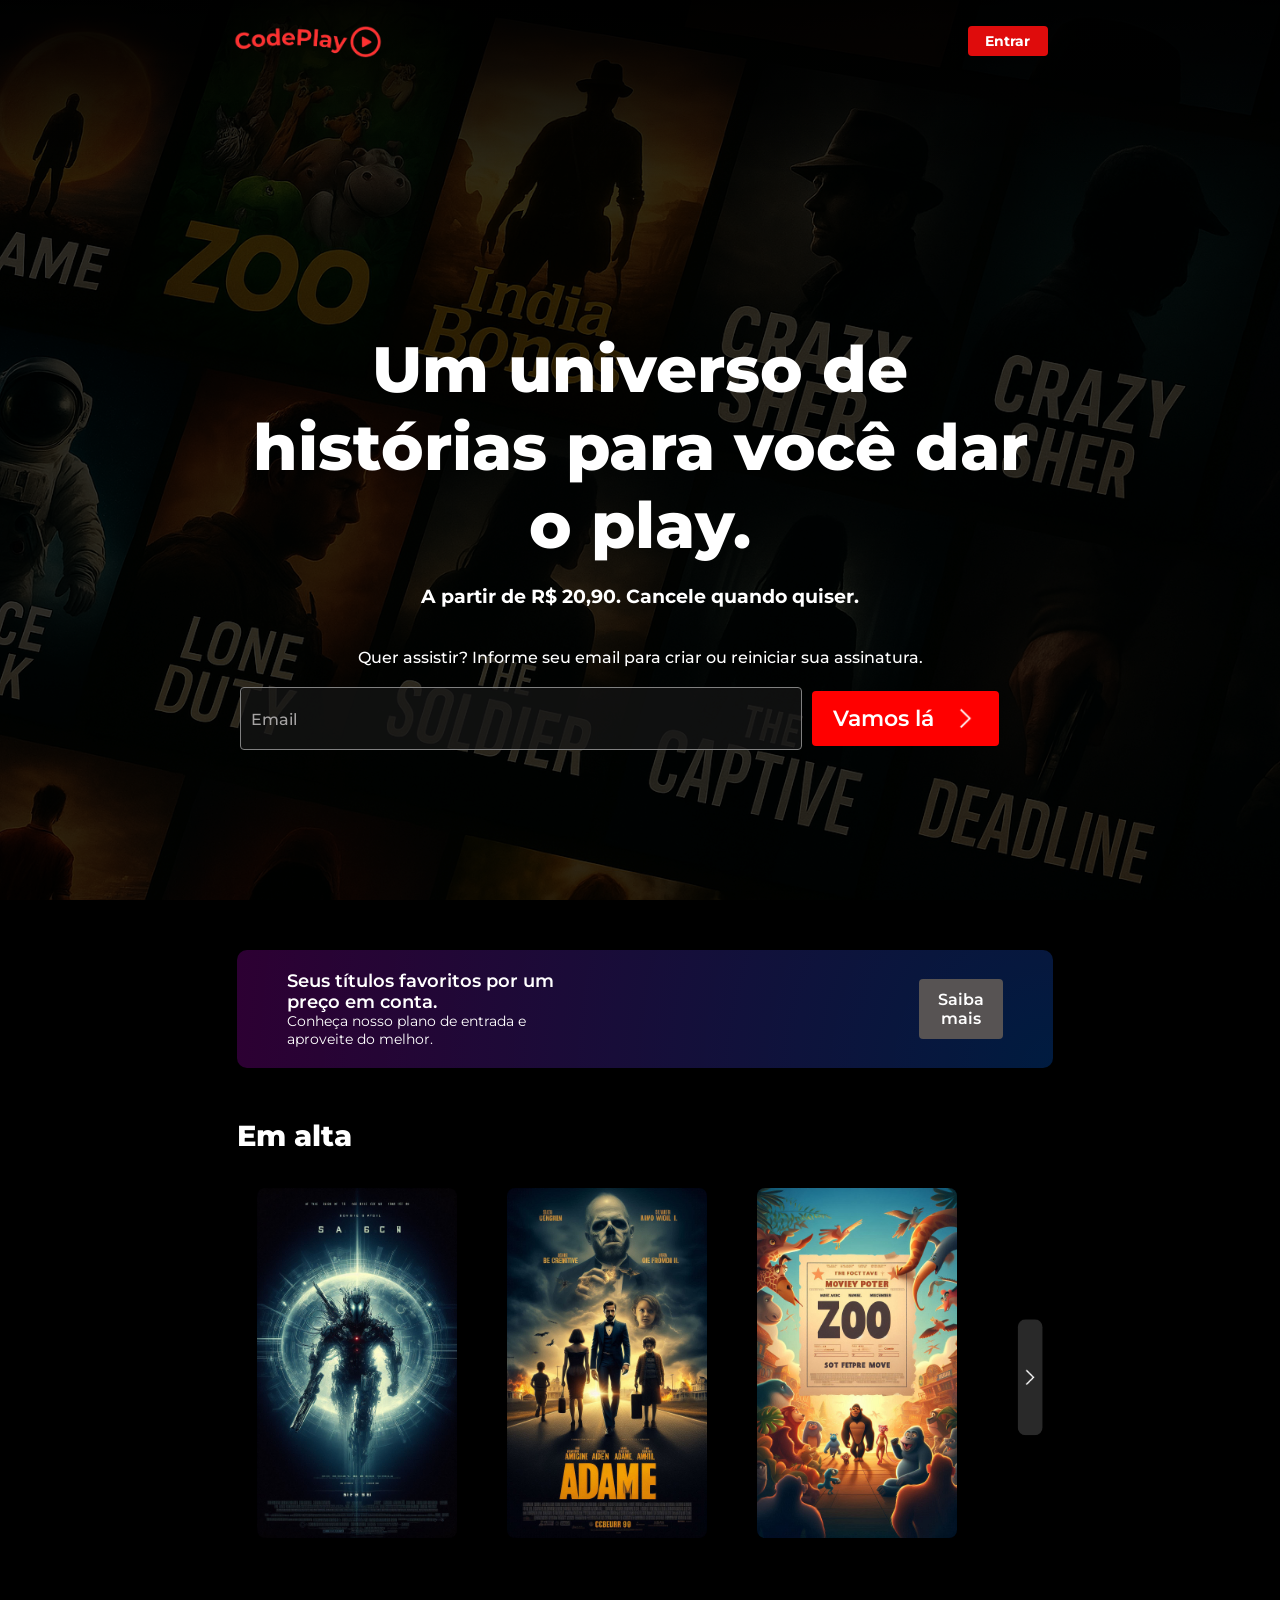
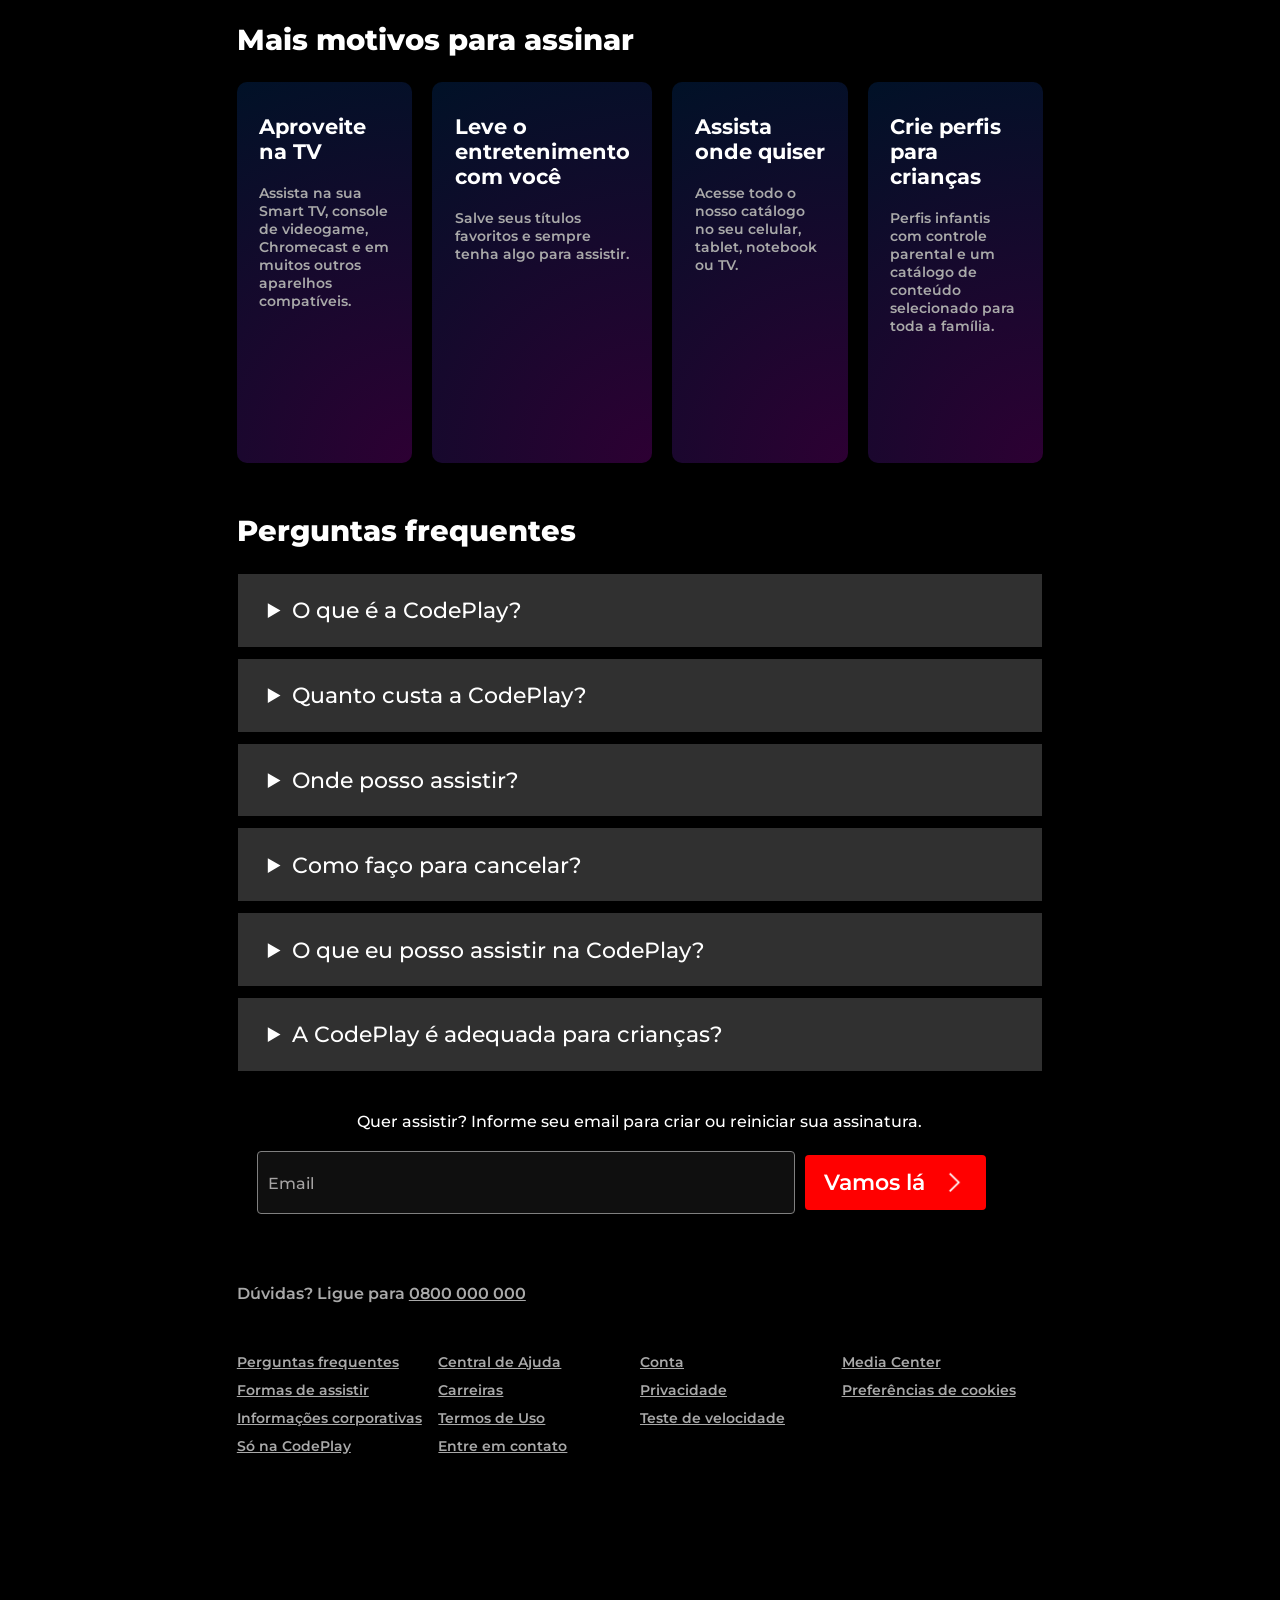
<file: index.html>
<!DOCTYPE html>
<html lang="pt-br">
<head>
    <meta charset="UTF-8">
    <meta name="viewport" content="width=device-width, initial-scale=1.0">
    <link rel="stylesheet" href="./styles/style.css">
    <title>CodePlay Brasil</title>
    <link rel="icon" type="image/png" href="./assets/icone.png">
</head>
<body>
    <header class="background">
        <div class="cabecalho">
            <img src="./assets/logo22.png" alt="logo do site" class="img__logo">
            <a href="#" class="botao__entrar">Entrar</a>
        </div>

        <div class="conteiner__inicial">
            <h2>Um universo de histórias para você dar o play.</h2>
            <h3>A partir de R$ 20,90. Cancele quando quiser.</h3>
            <p>Quer assistir? Informe seu email para criar ou reiniciar sua assinatura.</p>
            <div class="conteiner__inicial__login">
                <input type="text" placeholder="Email">
                <a href="">Vamos lá <img src="./assets/botaonext.png" alt=""></a>
            </div>
        </div>
    </header>
    <main>
        <div class="card__valor">
            <div class="card__valor__textos">
                <h3>Seus títulos favoritos por um preço em conta.</h3>
                <p>Conheça nosso plano de entrada e aproveite do melhor.</p>
            </div>
            <a href="#">Saiba mais</a>
        </div>

        <div class="carrossel">
            <h2>Em alta</h2>

            <div class="carrossel__viewport active__right">
                    <img src="./assets/botaonext.png" alt="botao back" class="botao__back">
                    <img src="./assets/botaonext.png" alt="botao next" class="botao__next active">
                <div class="carrossel__imagens">
                    <div>
                        <img src="./assets/filme-cibernetico.jpeg" alt="foto capa da série wandinha">
                    </div>
                    <div>
                        <img src="./assets/filme-2.jpeg" alt="foto capa da série">
                    </div>
                    <div>
                        <img src="./assets/filme-3.jpeg" alt="foto capa da série">
                    </div>
                    <div>
                        <img src="./assets/filme-4.jpeg" alt="foto capa da série">
                    </div>
                    <div>
                        <img src="./assets/filme-5.jpeg" alt="foto capa da série">
                    </div>
                    <div>
                        <img src="./assets/filme-6.jpeg" alt="foto capa da série">
                    </div>
                    <div>
                        <img src="./assets/filme-7.jpeg" alt="foto capa da série">
                    </div>
                    <div>
                        <img src="./assets/filme-8.jpeg" alt="foto capa da série">
                    </div>
                </div>
                
            </div>
        </div>

        <div class="motivos__assistir">
            <h2>Mais motivos para assinar</h2>
            <div class="motivos__assistir__cards">
                <div>
                    <h3>Aproveite na TV</h3>
                    <p>Assista na sua Smart TV, console de videogame, Chromecast e em muitos outros aparelhos compatíveis.</p>
                </div>
                <div>
                    <h3>Leve o entretenimento com você</h3>
                    <p>Salve seus títulos favoritos e sempre tenha algo para assistir.</p>
                </div>
                <div>
                    <h3>Assista onde quiser</h3>
                    <p>Acesse todo o nosso catálogo no seu celular, tablet, notebook ou TV.</p>
                </div>
                <div>
                    <h3>Crie perfis para crianças</h3>
                    <p>Perfis infantis com controle parental e um catálogo de conteúdo selecionado para toda a família.</p>
                </div>                                                
            </div>
        </div>

        <div class="perguntas">
            <h2>Perguntas frequentes</h2>
            <div class="perguntas__frequentes">
                <details>
                    <summary>O que é a CodePlay?</summary>
                    <div class="resposta">
                        <p>
                            A CodePlay é um projeto de estudo e demonstração de uma plataforma de streaming. <br><br>

                            O objetivo foi construir uma interface interativa e responsiva, aplicando conceitos de desenvolvimento front-end com HTML, CSS e JavaScript puro.
                        </p>
                    </div>
                </details>

                <details>
                    <summary>Quanto custa a CodePlay?</summary>
                    <div class="resposta">
                        <p>
                           Como um projeto de demonstração para portfólio, os preços e planos exibidos são meramente ilustrativos e não correspondem a um serviço real. A plataforma não processa pagamentos.
                        </p>
                    </div>
                </details>

                <details>
                    <summary>Onde posso assistir?</summary>
                    <div class="resposta">
                        <p>
                            Esta interface foi construída para ser totalmente responsiva, funcionando em qualquer navegador moderno. <br><br>

                            Você pode acessá-la e testar suas funcionalidades em computadores, tablets, smartphones e outros dispositivos com acesso à internet.
                        </p>
                    </div>
                </details>

                <details>
                    <summary>Como faço para cancelar?</summary>
                    <div class="resposta">
                        <p>
                            Em uma aplicação real, o cancelamento seria um processo simples, feito online através do painel de controle da conta do usuário.
                        </p>
                    </div>
                </details>

                <details>
                    <summary>O que eu posso assistir na CodePlay?</summary>
                    <div class="resposta">
                        <p>
                            O catálogo exibido é fictício e populado com imagens de filmes em domínio público ou geradas por Inteligência Artificial para fins de demonstração. O acervo não possui afiliação com nenhum estúdio ou detentor de direitos autorais.
                        </p>
                    </div>
                </details>

                <details>
                    <summary>A CodePlay é adequada para crianças?</summary>
                    <div class="resposta">
                        <p>
                            A funcionalidade de "perfil infantil" foi projetada para demonstrar a capacidade de criar um ambiente com conteúdo filtrado e seguro. <br><br>

                            Incluindo-se recursos como controle parental para restringir o acesso por classificação etária.
                        </p>
                    </div>
                </details>

            </div>
        </div>

        <div class="conteiner__final">
            <p>Quer assistir? Informe seu email para criar ou reiniciar sua assinatura.</p>
            <div class="conteiner__inicial__login">
                <input type="text" placeholder="Email">
                <a href="">Vamos lá <img src="./assets/botaonext.png" alt=""></a>
            </div>
        </div>
    </main>
    <footer>
        <h3>Dúvidas? Ligue para <strong>0800 000 000</strong></h3> 
        <div class="suporte">
            <ul>
                <li><a href="#">Perguntas frequentes</a></li>
                <li><a href="#">Formas de assistir</a></li>
                <li><a href="#">Informações corporativas</a></li>
                <li><a href="#">Só na CodePlay</a></li>
            </ul>

            <ul>
                <li><a href="#">Central de Ajuda</a></li>
                <li><a href="#">Carreiras</a></li>
                <li><a href="#">Termos de Uso</a></li>
                <li><a href="#">Entre em contato</a></li>
            </ul>

            <ul>
                <li><a href="#">Conta</a></li>
                <li><a href="#">Privacidade</a></li>
                <li><a href="#">Teste de velocidade</a></li>
            </ul>
            
            <ul>
                <li><a href="#">Media Center</a></li>
                <li><a href="#">Preferências de cookies</a></li>
            </ul>            
        </div>
    </footer>
    <script type="module" src="./js/main.js"></script>
</body>
</html>
</file>
<file: styles/style.css>
@import url(header.css);
@import url(main.css);
@import url(footer.css);
@import url('https://fonts.googleapis.com/css2?family=Bebas+Neue&family=Montserrat:ital,wght@0,100..900;1,100..900&display=swap');

*{
    margin: 0;
    padding: 0;
}

:root{
    --fonte-titulos:"Bebas Neue", sans-serif;
    --fonte-textos:"Montserrat", sans-serif;
}

body{
    box-sizing: border-box;
    background-color: black;
    color: white;
}
</file>
